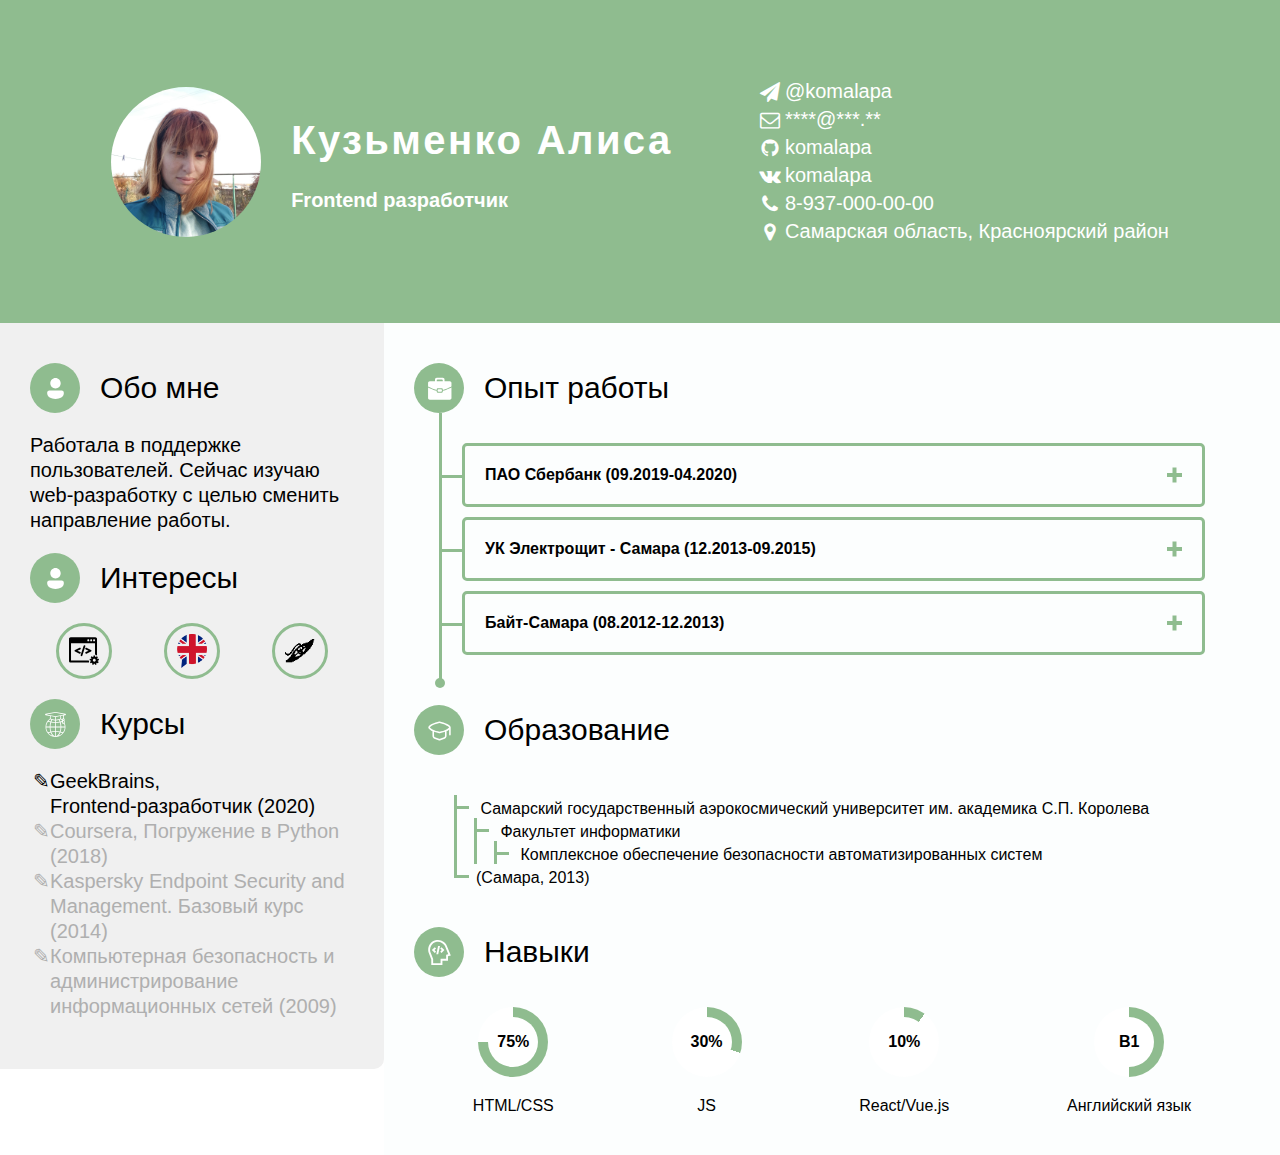
<file: index.html>
<!DOCTYPE html>
<html lang="en">

<head>
    <meta charset="UTF-8">
    <meta http-equiv="X-UA-Compatible" content="IE=edge">
    <meta name="viewport" content="width=device-width, initial-scale=1.0">
    <link rel="stylesheet" type="text/css" href="./style/style.css" media="not print">
    <link rel="stylesheet" type="text/css" href="./style/print.css" media="print">
    <link rel="stylesheet" href="./fonts/styles.css">
    <script src="./src/focus-visible.js"></script>
    <title>Резюме Кузьменко Алиса</title>
</head>

<body>
    <!--[if IE]>
        <h1>IE</h1>
    <![endif] -->
    <header class="header green flex-row">
        <div class="personal-info flex-row">
            <div class="foto"></div>
            <div class="personal-info-text">
                <h1 class="name">Кузьменко Алиса</h1>
                <p class="vacansion">Frontend разработчик</p>
            </div>
        </div>
        <ul class="contacts"  aria-label="контакты">

            <li class="contacts-item " id="telegramm"><a href="https://telegram.me/komalapa"
                    class="icon-paper-plane contacts-icon" aria-label="telegram @komalapa"> @komalapa</a></li>
            <li class="contacts-item" id="email"><a href="mailto:****@***.**?subject=Переход%20из%20резюме"
                    class="icon-envelope-o contacts-icon" aria-label="email скрыт">****@***.**</a></li>
            <li class="contacts-item" id="git"><a href="https://github.com/komalapa"
                    class="icon-github contacts-icon" aria-label="github komalapa">komalapa</a></li>
            <li class="contacts-item" id="vk"><a href="https://vk.me/komalapa"
                    class="icon-vk contacts-icon"  aria-label="ВК">komalapa</a></li>
            <li class="contacts-item" id="phone"><a href="tel:89370000000"
                    class="icon-phone contacts-icon" aria-label="телефон скрыт 89370000000">8-937-000-00-00</a></li>
            <li class="contacts-item" id="address"><a
                    href="https://yandex.ru/maps/geo/selo_novy_buyan/53096710/?ll=50.040339%2C53.685359&z=10.86"
                    class="icon-map-marker contacts-icon"  aria-label="Карта Самарская область, Красноярский район">Самарская область,
                    Красноярский район</a>
                <div class="map">
                    <!-- <script type="text/javascript" charset="utf-8" async
                        src="https://api-maps.yandex.ru/services/constructor/1.0/js/?um=constructor%3A2f4c21181113538fe200eef19129cf8c4b6d7cdca0b1b2540a8df2847d33898a&amp;width=424&amp;height=437&amp;lang=ru_RU&amp;scroll=true">
                    </script> -->
                    <script type="text/javascript" charset="utf-8" async src="https://api-maps.yandex.ru/services/constructor/1.0/js/?um=constructor%3A7fec40140681880529826ea5d56035b0415885e23fd175d92106aa54aaa401d8&amp;width=424&amp;height=437&amp;lang=ru_RU&amp;scroll=true"></script>
                </div>
            </li>
        </ul>
    </header>
    <main class="flex-row main">
        <div class="short-info flex-column">
            <section class="about">
                <div class="section-icon flex-center">
                    <svg width="25px" height="25px" viewBox="0 0 48 48" version="1.1" xmlns="http://www.w3.org/2000/svg"
                        xmlns:xlink="http://www.w3.org/1999/xlink">
                        <!-- Uploaded to SVGRepo https://www.svgrepo.com -->
                        <g  stroke="none" stroke-width="1" fill="none" fill-rule="evenodd">
                            <g id="ic_fluent_person_48_filled" fill="#fff" fill-rule="nonzero">
                                <path
                                    d="M35.7502,28 C38.0276853,28 39.8876578,29.7909151 39.9950978,32.0427546 L40,32.2487 L40,33 C40,36.7555 38.0583,39.5669 35.0798,41.3802 C32.1509,43.1633 28.2139,44 24,44 C19.7861,44 15.8491,43.1633 12.9202,41.3802 C10.0319285,39.6218485 8.11862909,36.9249713 8.00532378,33.3388068 L8,33 L8,32.2489 C8,29.9703471 9.79294995,28.1122272 12.0440313,28.0048972 L12.2499,28 L35.7502,28 Z M24,4 C29.5228,4 34,8.47715 34,14 C34,19.5228 29.5228,24 24,24 C18.4772,24 14,19.5228 14,14 C14,8.47715 18.4772,4 24,4 Z"
                                    ></path>
                            </g>
                        </g>
                    </svg>
                </div>
                <h2 class="section-header">Обо мне</h2>
                <p class="section-text">
                    Работала в&nbsp;поддержке пользователей. Сейчас изучаю web-разработку с&nbsp;целью сменить
                    направление работы.
                </p>
            </section>
            <section class="interests">
                <div class="section-icon flex-center">
                    <svg width="25px" height="25px" viewBox="0 0 48 48" version="1.1" xmlns="http://www.w3.org/2000/svg"
                        xmlns:xlink="http://www.w3.org/1999/xlink">
                        <!-- Uploaded to SVGRepo https://www.svgrepo.com -->
                        <g stroke="none" stroke-width="1" fill="none" fill-rule="evenodd">
                            <g  fill="#fff" fill-rule="nonzero">
                                <path
                                    d="M35.7502,28 C38.0276853,28 39.8876578,29.7909151 39.9950978,32.0427546 L40,32.2487 L40,33 C40,36.7555 38.0583,39.5669 35.0798,41.3802 C32.1509,43.1633 28.2139,44 24,44 C19.7861,44 15.8491,43.1633 12.9202,41.3802 C10.0319285,39.6218485 8.11862909,36.9249713 8.00532378,33.3388068 L8,33 L8,32.2489 C8,29.9703471 9.79294995,28.1122272 12.0440313,28.0048972 L12.2499,28 L35.7502,28 Z M24,4 C29.5228,4 34,8.47715 34,14 C34,19.5228 29.5228,24 24,24 C18.4772,24 14,19.5228 14,14 C14,8.47715 18.4772,4 24,4 Z">
                                </path>
                            </g>
                        </g>
                    </svg>
                </div>
                <h2 class="section-header">Интересы</h2>

                <div class="flex-row interest-wrp">
                    <div class="interest-icon flex-center" title="Web-development"><img src="./img/web-development.svg"
                            class="interest" alt="web-development"></div>
                    <div class="interest-icon flex-center" title="English Language"><img src="./img/eng.png"
                            class="interest" alt="English">
                    </div>
                    <div class="interest-icon flex-center" title="Ткачество"><img
                            src="./img/instrumenty_dlia_tkachestva.png" class="interest" alt="Weaving"></div>
                </div>
            </section>
            <section class="courses">
                <div class="section-icon flex-center">
                    <svg version="1.1" id="Layer_1" xmlns="http://www.w3.org/2000/svg"
                        xmlns:xlink="http://www.w3.org/1999/xlink" width="25px" height="25px"
                        viewBox="0 0 511.999 511.999" fill="#fff">
                        <g>
                            <g>
                                <path d="M457.989,64.275c6.613-1.225,11.232-6.778,11.232-13.503c0-6.726-4.619-12.278-11.232-13.503L257.46,0.134
			c-0.965-0.179-1.954-0.179-2.919,0L54.01,37.268c-6.613,1.225-11.232,6.778-11.232,13.503c0,6.725,4.619,12.278,11.232,13.503
			l90.716,16.8l-4.975,39.793c-0.728,5.818,0.068,11.486,2.089,16.593c-56.783,38.19-90.533,101.284-90.533,169.845
			c0,112.869,91.825,204.693,204.693,204.693s204.693-91.824,204.693-204.693c0-28.526-5.763-56.075-17.102-81.951V187.59
			c0-6.603-2.564-12.614-6.745-17.102c4.18-4.488,6.745-10.5,6.745-17.102c0-11.047-7.172-20.445-17.102-23.8V70.108L457.989,64.275
			z M151.136,150.535c4.026,3.473,8.928,6.041,14.455,7.317l7.577,1.749c-6.526,10.807-12.258,22.773-17.125,35.65
			c-14.567-2.936-29.013-6.504-43.301-10.728C123.783,171.689,136.647,160.234,151.136,150.535z M102.14,198.049
			c16.036,4.952,32.268,9.119,48.654,12.492c-8.37,27.049-13.174,57.319-13.875,88.749h-69.39
			C69.075,262.304,81.283,227.336,102.14,198.049z M102.253,416.528c-20.524-28.806-33.151-63.601-34.732-101.205h69.393
			c0.694,31.447,5.462,61.66,13.861,88.752C134.433,407.439,118.245,411.593,102.253,416.528z M112.854,430.057
			c14.243-4.206,28.644-7.76,43.165-10.689c4.167,11,8.977,21.367,14.396,30.954c8.328,14.734,17.744,27.008,27.958,36.632
			C164.81,476.162,135.317,456.215,112.854,430.057z M247.983,495.381c-23.723-3.412-46.063-21.904-63.61-52.949
			c-4.578-8.099-8.688-16.813-12.316-26.031c25.043-4.211,50.406-6.537,75.926-6.939V495.381z M247.983,393.429
			c-27.359,0.418-54.55,2.961-81.373,7.621c-8.258-25.98-12.958-55.195-13.659-85.727h95.032V393.429z M247.983,299.289h-95.028
			c0.709-30.537,5.45-59.808,13.671-85.726c26.818,4.659,54.002,7.203,81.357,7.62V299.289z M247.983,205.151
			c-25.524-0.402-50.89-2.729-75.936-6.943c4.995-12.72,10.901-24.415,17.636-34.797l52.978,12.226
			c1.756,0.405,3.535,0.707,5.323,0.948V205.151z M247.983,160.358c-0.574-0.108-1.149-0.213-1.718-0.344l-77.069-17.785
			c-8.842-2.04-14.66-10.369-13.535-19.373l4.857-38.857l87.465,16.197V160.358z M264.016,495.381v-85.919
			c25.52,0.402,50.884,2.729,75.925,6.94c-3.628,9.218-7.738,17.932-12.316,26.031C310.079,473.477,287.739,491.969,264.016,495.381
			z M393.352,153.385c0,0.79,0.042,1.57,0.113,2.341c-7.317-6.637-15.108-12.733-23.31-18.256c2.023-5.11,2.821-10.782,2.093-16.604
			l-4.975-39.794l43.181-7.995v56.508C400.525,132.94,393.352,142.337,393.352,153.385z M409.386,187.59
			c0-5.01,4.076-9.086,9.086-9.086c5.01,0,9.086,4.076,9.086,9.086v34.739h-18.171V187.59z M394.693,179.512
			c-0.723,2.12-1.173,4.363-1.301,6.692c-12.368,3.494-24.851,6.521-37.43,9.057c-4.868-12.881-10.602-24.851-17.13-35.661
			l7.577-1.749c5.523-1.274,10.423-3.841,14.448-7.31C373.23,158.833,384.581,168.552,394.693,179.512z M342.803,142.229
			l-77.069,17.785c-0.569,0.131-1.144,0.237-1.718,0.344v-60.164l87.465-16.197l4.857,38.859
			C357.464,131.86,351.645,140.189,342.803,142.229z M269.339,175.637l52.977-12.225c6.736,10.383,12.644,22.077,17.639,34.798
			c-25.054,4.213-50.43,6.544-75.938,6.946v-28.57C265.805,176.342,267.583,176.042,269.339,175.637z M345.37,213.547
			c8.223,25.921,12.967,55.196,13.674,85.742h-95.028v-78.101C291.353,220.771,318.544,218.205,345.37,213.547z M359.048,315.323
			c-0.701,30.532-5.401,59.748-13.66,85.728c-26.822-4.661-54.011-7.204-81.372-7.622v-78.106H359.048z M313.627,486.953
			c10.214-9.624,19.63-21.898,27.958-36.632c5.419-9.587,10.229-19.954,14.396-30.954c14.52,2.928,28.921,6.485,43.163,10.69
			C376.68,456.216,347.188,476.162,313.627,486.953z M409.746,416.529c-15.993-4.935-32.181-9.088-48.522-12.453
			c8.399-27.093,13.168-57.307,13.861-88.753h69.393C442.897,352.926,430.27,387.722,409.746,416.529z M444.478,299.289h-69.397
			c-0.701-31.431-5.504-61.699-13.873-88.745c10.787-2.22,21.507-4.776,32.145-7.68v27.481c0,4.427,3.589,8.017,8.017,8.017h30.287
			C439.319,257.812,443.608,278.237,444.478,299.289z M427.557,153.385c0,5.01-4.076,9.086-9.086,9.086
			c-5.01,0-9.086-4.076-9.086-9.086s4.076-9.086,9.086-9.086C423.481,144.3,427.557,148.376,427.557,153.385z M256,85.375
			L69.145,50.772L256,16.169l186.855,34.602L256,85.375z" />
                            </g>
                        </g>
                    </svg>

                </div>
                <h2 class="section-header">Курсы</h2>
                <ul class="courses-list section-text">
                    <li class="courses-item">GeekBrains, Frontend&#8209;разработчик (2020)</li>
                    <li class="courses-item">Coursera, Погружение в Python (2018)</li>
                    <li class="courses-item">Kaspersky Endpoint Security and Management. Базовый курс (2014)</li>
                    <li class="courses-item">Компьютерная безопасность и администрирование информационных сетей (2009)
                    </li>
                </ul>
            </section>
        </div>

        <div class="work-experience flex-column">
            <section class="organizations">
                <div class="section-icon flex-center">
                    <svg xmlns="http://www.w3.org/2000/svg" xmlns:xlink="http://www.w3.org/1999/xlink" width="25px"
                        height="25px" viewBox="0 0 47 44">
                        <path fill-rule="evenodd" fill="#fff"
                            d="M42.74005,42.99939 C42.74005,42.99939 5.258606,42.99939 5.258606,42.99939 C3.458374,42.99939 1.9995117,41.530884 1.9995117,39.719788 C1.9995117,39.719788 1.9995117,20.03955 1.9995117,20.03955 C1.9995117,20.03955 10.507935,24.442627 18.295654,26.24591 C18.295654,26.24591 18.295654,28.239624 18.295654,28.239624 C18.295654,29.145508 19.025269,29.87976 19.925354,29.87976 C19.925354,29.87976 28.073303,29.87976 28.073303,29.87976 C28.97345,29.87976 29.703003,29.145508 29.703003,28.239624 C29.703003,28.239624 29.703003,26.24591 29.703003,26.24591 C37.490784,24.442627 45.99933,20.03955 45.99933,20.03955 C45.99933,20.03955 45.99933,39.719788 45.99933,39.719788 C45.99933,41.530884 44.54004,42.99939 42.74005,42.99939 ZM26.443726,23.319763 C27.34375,23.319763 28.073303,24.054016 28.073303,24.959656 C28.073303,24.959656 28.073303,26.599548 28.073303,26.599548 C28.073303,27.505615 27.34375,28.239624 26.443726,28.239624 C26.443726,28.239624 21.554749,28.239624 21.554749,28.239624 C20.654968,28.239624 19.925354,27.505615 19.925354,26.599548 C19.925354,26.599548 19.925354,24.959656 19.925354,24.959656 C19.925354,24.054016 20.654968,23.319763 21.554749,23.319763 C21.554749,23.319763 26.443726,23.319763 26.443726,23.319763 ZM29.703003,23.319763 C29.703003,22.41388 28.97345,21.67981 28.073303,21.67981 C28.073303,21.67981 19.925354,21.67981 19.925354,21.67981 C19.025269,21.67981 18.295654,22.41388 18.295654,23.319763 C18.295654,23.319763 18.295654,24.788635 18.295654,24.788635 C10.507935,22.932312 1.9995117,18.399597 1.9995117,18.399597 C1.9995117,18.399597 1.9995117,11.8394165 1.9995117,11.8394165 C1.9995117,10.027893 3.458374,8.559387 5.258606,8.559387 C5.258606,8.559387 15.036377,8.559387 15.036377,8.559387 C15.036377,8.559387 15.036377,5.279602 15.036377,5.279602 C15.036377,3.4680786 16.495728,1.9993896 18.295532,1.9993896 C18.295532,1.9993896 29.703003,1.9993896 29.703003,1.9993896 C31.50293,1.9993896 32.96228,3.4680786 32.96228,5.279602 C32.96228,5.279602 32.96228,8.559387 32.96228,8.559387 C32.96228,8.559387 42.74005,8.559387 42.74005,8.559387 C44.54004,8.559387 45.99933,10.027893 45.99933,11.8394165 C45.99933,11.8394165 45.99933,18.399597 45.99933,18.399597 C45.99933,18.399597 37.490784,22.932068 29.703003,24.788452 C29.703003,24.788452 29.703003,23.319763 29.703003,23.319763 ZM29.703003,6.9194946 C29.703003,6.013672 28.97345,5.279602 28.073303,5.279602 C28.073303,5.279602 19.925354,5.279602 19.925354,5.279602 C19.025269,5.279602 18.295532,6.013672 18.295532,6.9194946 C18.295532,7.8253784 18.295532,8.559387 18.295532,8.559387 C18.295532,8.559387 29.703003,8.559387 29.703003,8.559387 C29.703003,8.559387 29.703003,7.8253784 29.703003,6.9194946 Z" />
                    </svg>
                </div>
                <h2 class="section-header">Опыт работы</h2>
                <ul class="organizations-list">
                    <li class="organizations-item">
                        <details class="organization-name">
                            <summary>ПАО Сбербанк (09.2019-04.2020)</summary>
                            <h3>Инженер технической поддержки</h3>
                            <p>Удаленная внутренняя поддержка пользователей</p>
                        </details>
                    </li>
                    <li class="organizations-item">
                        <details class="organization-name">
                            <summary>УК Электрощит - Самара (12.2013-09.2015)</summary>
                            <h3>Системный администратор</h3>
                            <p>Техническая поддержка пользователей (&gt;800&nbsp;раб. мест) в&nbsp;составе команды
                                системных
                                администраторов (4&nbsp;чел.).
                                Удаленная поддержка пользователей с&nbsp;использованием RAdmin, TeamViewer.
                                Диагностика и&nbsp;устранение возникающих неисправностей с&nbsp;различным
                                офисным&nbsp;ПО и&nbsp;офисной
                                оргтехникой.
                                Ремонт ПК&nbsp;на&nbsp;уровне комплектующих.
                                Подготовка новых&nbsp;ПК к&nbsp;работе (Установка&nbsp;ОС, ввод в&nbsp;домен, установка
                                необходимого ПО)
                                Администрирование сервера антивирусной защиты Kaspersky Security Center&nbsp;9,
                                10&nbsp;(Kaspersky
                                Endpoint
                                Security&nbsp;8, 10).
                                Использование оснасток управления MS&nbsp;AD.
                                Использования системы мониторинга Nagios и&nbsp;Zabbix.
                                Настройка сетевого оборудования D-Link. <strong>Разработка небольшого web-инструмента
                                    для инвентаризации сети.</strong></p>
                        </details>
                    </li>
                    <li class="organizations-item">
                        <details class="organization-name">
                            <summary>Байт-Самара (08.2012-12.2013)</summary>
                            <h3>Стажер, Программист</h3>
                            <p> Системный администратор, поддержание работоспособности ИТ-инфраструктуры. Установка и
                                ввод в
                                эксплуатацию нового оборудования и&nbsp;ПО.
                                Установка и&nbsp;настройка серверов 1С: Предприятие + Windows Server 2008/2012 +
                                MS&nbsp;SQL 2008
                                r2/
                                PostgreSQL. Настройка планов резервного копирования баз MS&nbsp;SQL. Настройка
                                публикации баз
                                1С:
                                Предприятие через IIS и&nbsp;Apache.</p>
                        </details>
                    </li>
                </ul>
            </section>
            <section class="education">
                <div class="section-icon flex-center">
                    <svg width="25px" height="25px" viewBox="0 0 24 24" fill="#fff" xmlns="http://www.w3.org/2000/svg">
                        <path fill-rule="evenodd" clip-rule="evenodd"
                            d="M11.6116 3.30203C11.8551 3.23273 12.1119 3.23267 12.3553 3.30176C12.8729 3.44863 13.3952 3.58485 13.9192 3.72153C16.38 4.36334 18.8793 5.01516 21.1028 6.82618L22.1267 7.66016C22.542 7.99845 22.7498 8.49918 22.75 9V16C22.75 16.4142 22.4142 16.75 22 16.75C21.5858 16.75 21.25 16.4142 21.25 16V11.0567L21.0871 11.1896C20.3166 11.8183 19.5128 12.3066 18.6888 12.7029C18.7282 12.794 18.75 12.8944 18.75 13V17.2939C18.75 18.4272 18.0548 19.4444 16.9989 19.8561L12.9989 21.4156C12.3565 21.666 11.6435 21.666 11.0011 21.4156L7.0011 19.8561C5.94522 19.4444 5.25 18.4272 5.25 17.2939V13C5.25 12.8918 5.27292 12.7889 5.31418 12.696C4.48383 12.2973 3.67373 11.8063 2.89724 11.1738L1.8733 10.3398C1.04264 9.66327 1.04221 8.33693 1.87215 7.65967L2.91292 6.81037C5.12037 5.00904 7.60193 4.36111 10.0445 3.72335C10.5697 3.58623 11.0931 3.44957 11.6116 3.30203ZM21.25 9.0006C21.25 8.91051 21.2136 8.85102 21.1794 8.8232L20.1555 7.98922C18 6.5 16.0794 5.84319 13.6399 5.20216C13.1035 5.06121 12.5519 4.91626 11.984 4.75559C11.4135 4.91742 10.8599 5.06306 10.3217 5.20465C7.9018 5.84128 5.79323 6.39601 3.86128 7.97253L2.8205 8.82184C2.78631 8.84973 2.74996 8.90931 2.75 8.9994C2.75004 9.08949 2.78643 9.14898 2.82058 9.1768L3.84453 10.0108C5.79285 11.5977 7.92065 12.1568 10.3601 12.7978C10.8965 12.9388 11.4481 13.0837 12.016 13.2444C12.5865 13.0826 13.14 12.937 13.6782 12.7954C16.0981 12.1587 18.2068 11.604 20.1387 10.0275L21.1795 9.17816C21.2137 9.15029 21.25 9.09054 21.25 9.0006ZM13.9555 14.2766C15.0553 13.9895 16.163 13.7003 17.25 13.3046V17.2939C17.25 17.8091 16.934 18.2714 16.454 18.4585L12.454 20.018C12.1621 20.1318 11.8379 20.1318 11.546 20.018L7.54596 18.4585C7.06601 18.2714 6.75 17.8091 6.75 17.2939V13.2961C7.84877 13.6963 8.96869 13.9884 10.0808 14.2785C10.6048 14.4151 11.1271 14.5514 11.6447 14.6982C11.8881 14.7673 12.145 14.7673 12.3884 14.698C12.9069 14.5504 13.4303 14.4138 13.9555 14.2766Z"
                            fill="#fff" />
                    </svg></div>
                <h2 class="section-header">Образование</h2>
                <ul class="university-name">
                    <li>
                        Самарский государственный аэрокосмический университет им. академика С.П. Королева
                        <ul class="university-name-level">
                            <li>
                                Факультет информатики
                                <ul class="university-name-level">
                                    <li>
                                        Комплексное обеспечение безопасности автоматизированных систем
                                    </li>
                                    <!-- <li></li> -->
                                </ul>
                            </li>
                            <!-- <li></li>     -->
                        </ul>
                    </li>

                    <li class="university-name-year">(Самара, 2013)</li>
                </ul>

            </section>
            <section class="skills">
                <div class="section-icon flex-center">
                    <svg version="1.1"  xmlns="http://www.w3.org/2000/svg"
                        xmlns:xlink="http://www.w3.org/1999/xlink" viewBox="0 0 512 512" fill="#fff" width="25px"
                        height="25px">
                        <g>
                            <g>
                                <path d="M418.02,148.26C389.457,42.187,280.187-21.326,173.765,6.57C66.905,34.584,2.76,144.312,30.773,251.172l0.274,1.042
                                    l56.6,146.103V512h228.262v-88.768h114.131v-92.939l57.759-14.44L418.02,148.26z M391.996,300.589v84.598H277.865v88.768H125.69
                                    v-82.751L67.311,240.509c-10.58-41.433-4.44-84.699,17.333-121.943c21.951-37.549,57.029-64.254,98.77-75.197
                                    c41.743-10.941,85.409-4.878,122.957,17.07c37.548,21.951,64.253,57.027,75.196,98.769l0.333,1.273l53.787,129.183
                                    L391.996,300.589z" />
                            </g>
                        </g>
                        <g>
                            <g>
                                <polygon
                                    points="297.656,147.64 270.756,174.54 302.957,206.742 270.756,238.944 297.656,265.845 356.76,206.742 		" />
                            </g>
                        </g>
                        <g>
                            <g>
                                <polygon
                                    points="186.062,174.54 159.161,147.64 100.058,206.742 159.161,265.845 186.062,238.944 153.86,206.742 		" />
                            </g>
                        </g>
                        <g>
                            <g>
                                <polygon points="227.125,120.51 190.816,292.974 229.694,292.974 266.002,120.51 		" />
                            </g>
                        </g>
                    </svg>
                </div>
                <h2 class="section-header">Навыки</h2>
                <div class="skills-wrp flex-row">
                    <div class="skills-item flex-column">
                        <div class="percent-view view75 flex-center">
                            <div class="percent html-skill flex-center">75%</div>
                        </div>
                        <span class="skill-name">HTML/CSS</span>
                    </div>
                    <div class="skills-item flex-column">
                        <div class="percent-view view30 flex-center">
                            <div class="percent js-skill flex-center">30%</div>
                        </div>
                        <span class="skill-name">JS</span>
                    </div>
                    <div class="skills-item flex-column">
                        <div class="percent-view view10 flex-center">
                            <div class="percent react-skill flex-center">10%</div>
                        </div>
                        <span class="skill-name">React/Vue.js</span>
                    </div>
                    <div class="skills-item flex-column">
                        <div class="percent-view view50 flex-center">
                            <div class="percent lang-skill flex-center">B1</div>
                        </div>
                        <span class="skill-name">Английский язык</span>
                    </div>
                </div>
            </section>
        </div>
    </main>
</body>

</html>
</file>
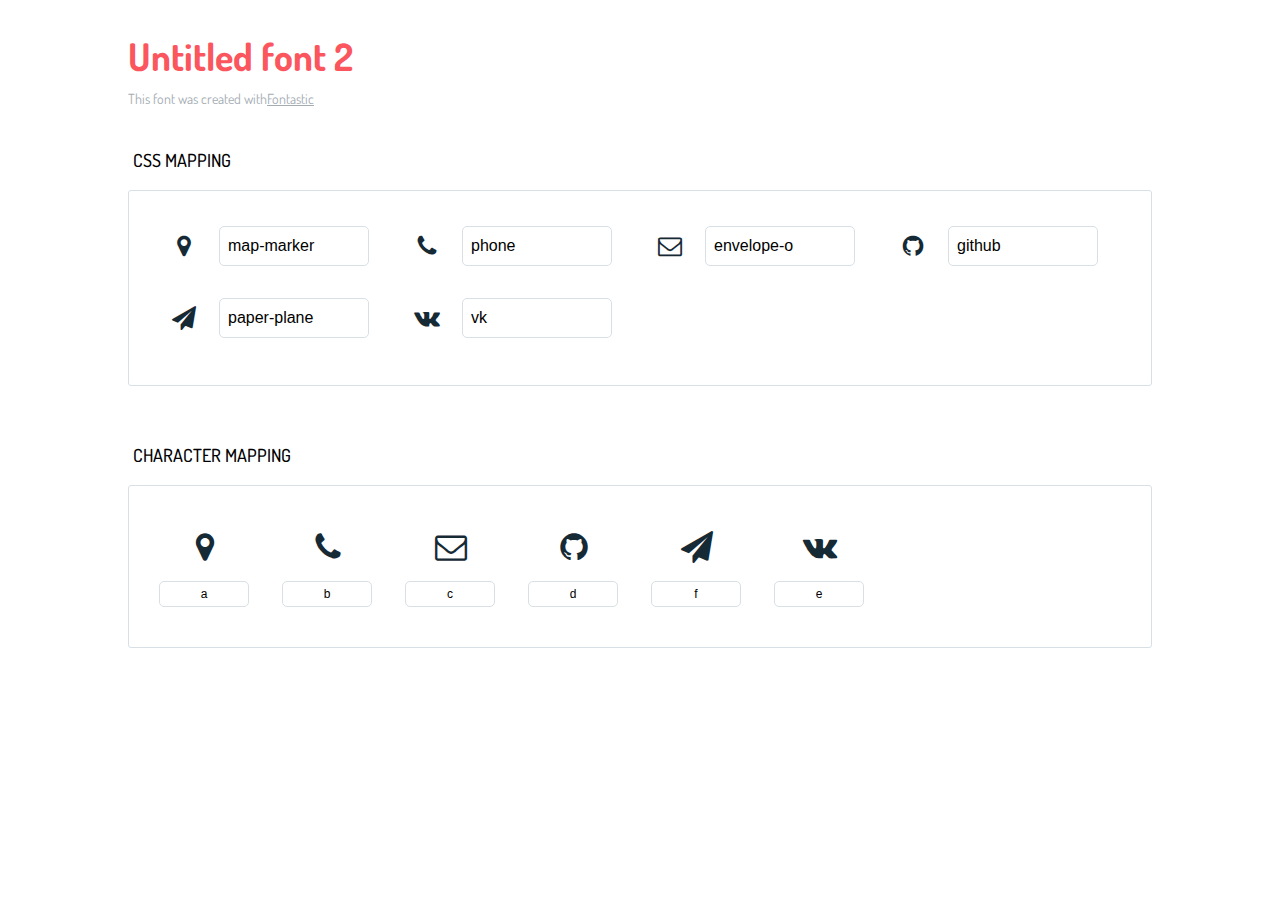
<file: fonts/icons-reference.html>
<!DOCTYPE html>
<html lang="en">
  <head>
    <meta charset="utf-8">
    <meta http-equiv="X-UA-Compatible" content="IE=edge,chrome=1">
    <meta name="viewport" content="width=device-width,initial-scale=1">
    <title>Font Reference - Untitled font 2</title>
    <link href="http://fonts.googleapis.com/css?family=Dosis:400,500,700" rel="stylesheet" type="text/css">
    <link rel="stylesheet" href="styles.css">
    <style type="text/css">html,body,div,span,applet,object,iframe,h1,h2,h3,h4,h5,h6,p,blockquote,pre,a,abbr,acronym,address,big,cite,code,del,dfn,em,img,ins,kbd,q,s,samp,small,strike,strong,sub,sup,tt,var,dl,dt,dd,ol,ul,li,fieldset,form,label,legend,table,caption,tbody,tfoot,thead,tr,th,td{margin:0;padding:0;border:0;outline:0;font-weight:inherit;font-style:inherit;font-family:inherit;font-size:100%;vertical-align:baseline}body{line-height:1;color:#000;background:#fff}ol,ul{list-style:none}table{border-collapse:separate;border-spacing:0;vertical-align:middle}caption,th,td{text-align:left;font-weight:normal;vertical-align:middle}a img{border:none}*{-webkit-box-sizing:border-box;-moz-box-sizing:border-box;box-sizing:border-box}body{font-family:'Dosis','Tahoma',sans-serif}.container{margin:15px auto;width:80%}h1{margin:40px 0 20px;font-weight:700;font-size:38px;line-height:32px;color:#fb565e}h2{font-size:18px;padding:0 0 21px 5px;margin:45px 0 0 0;text-transform:uppercase;font-weight:500}.small{font-size:14px;color:#a5adb4;}.small a{color:#a5adb4;}.small a:hover{color:#fb565e}.glyphs.character-mapping{margin:0 0 20px 0;padding:20px 0 20px 30px;color:rgba(0,0,0,0.5);border:1px solid #d8e0e5;border-radius:3px;}.glyphs.character-mapping li{margin:0 30px 20px 0;display:inline-block;width:90px}.glyphs.character-mapping .icon{margin:10px 0 10px 15px;padding:15px;position:relative;width:55px;height:55px;color:#162a36 !important;overflow:hidden;border-radius:3px;font-size:32px;}.glyphs.character-mapping .icon svg{fill:#000}.glyphs.character-mapping input{margin:0;padding:5px 0;line-height:12px;font-size:12px;display:block;width:100%;border:1px solid #d8e0e5;border-radius:5px;text-align:center;outline:0;}.glyphs.character-mapping input:focus{border:1px solid #fbde4a;-webkit-box-shadow:inset 0 0 3px #fbde4a;box-shadow:inset 0 0 3px #fbde4a}.glyphs.character-mapping input:hover{-webkit-box-shadow:inset 0 0 3px #fbde4a;box-shadow:inset 0 0 3px #fbde4a}.glyphs.css-mapping{margin:0 0 60px 0;padding:30px 0 20px 30px;color:rgba(0,0,0,0.5);border:1px solid #d8e0e5;border-radius:3px;}.glyphs.css-mapping li{margin:0 30px 20px 0;padding:0;display:inline-block;overflow:hidden}.glyphs.css-mapping .icon{margin:0;margin-right:10px;padding:13px;height:50px;width:50px;color:#162a36 !important;overflow:hidden;float:left;font-size:24px}.glyphs.css-mapping input{margin:0;margin-top:5px;padding:8px;line-height:16px;font-size:16px;display:block;width:150px;height:40px;border:1px solid #d8e0e5;border-radius:5px;background:#fff;outline:0;float:right;}.glyphs.css-mapping input:focus{border:1px solid #fbde4a;-webkit-box-shadow:inset 0 0 3px #fbde4a;box-shadow:inset 0 0 3px #fbde4a}.glyphs.css-mapping input:hover{-webkit-box-shadow:inset 0 0 3px #fbde4a;box-shadow:inset 0 0 3px #fbde4a}</style>
  </head>
  <body>
    <div class="container">
      <h1>Untitled font 2</h1>
      <p class="small">This font was created with<a href="http://fontastic.me/">Fontastic</a></p>
      <h2>CSS mapping</h2>
      <ul class="glyphs css-mapping">
        <li>
          <div class="icon icon-map-marker"></div>
          <input type="text" readonly="readonly" value="map-marker">
        </li>
        <li>
          <div class="icon icon-phone"></div>
          <input type="text" readonly="readonly" value="phone">
        </li>
        <li>
          <div class="icon icon-envelope-o"></div>
          <input type="text" readonly="readonly" value="envelope-o">
        </li>
        <li>
          <div class="icon icon-github"></div>
          <input type="text" readonly="readonly" value="github">
        </li>
        <li>
          <div class="icon icon-paper-plane"></div>
          <input type="text" readonly="readonly" value="paper-plane">
        </li>
        <li>
          <div class="icon icon-vk"></div>
          <input type="text" readonly="readonly" value="vk">
        </li>
      </ul>
      <h2>Character mapping</h2>
      <ul class="glyphs character-mapping">
        <li>
          <div data-icon="a" class="icon"></div>
          <input type="text" readonly="readonly" value="a">
        </li>
        <li>
          <div data-icon="b" class="icon"></div>
          <input type="text" readonly="readonly" value="b">
        </li>
        <li>
          <div data-icon="c" class="icon"></div>
          <input type="text" readonly="readonly" value="c">
        </li>
        <li>
          <div data-icon="d" class="icon"></div>
          <input type="text" readonly="readonly" value="d">
        </li>
        <li>
          <div data-icon="f" class="icon"></div>
          <input type="text" readonly="readonly" value="f">
        </li>
        <li>
          <div data-icon="e" class="icon"></div>
          <input type="text" readonly="readonly" value="e">
        </li>
      </ul>
    </div>
    <script>(function() {
  var glyphs, i, len, ref;

  ref = document.getElementsByClassName('glyphs');
  for (i = 0, len = ref.length; i < len; i++) {
    glyphs = ref[i];
    glyphs.addEventListener('click', function(event) {
      if (event.target.tagName === 'INPUT') {
        return event.target.select();
      }
    });
  }

}).call(this);

    </script>
  </body>
</html>
</file>
<file: style/style.css>
html, body{
    min-width: 100%;
    min-height: 100%;
    margin: 0;
    font-family: Arial, Helvetica, sans-serif;
}

.flex-row{
    display: flex;
    justify-content: space-around;
    align-items: center;
    flex-wrap: wrap;
}
.flex-column{
    display: flex;
    justify-content: flex-start;
    flex-direction: column;
}
.flex-center{
    display: flex;
    justify-content: center;
    align-items: center;
}
.green{
    background-color: darkseagreen;
}

.js-focus-visible :focus:not(.focus-visible) {
    outline: none;
  }
  
.js-focus-visible .focus-visible {
    outline: 1px solid gray;
  }

.header{
    padding: 60px 75px;
    box-sizing: border-box;
    color: #ffffff;
}
.foto{
    width: 150px;
    height:150px;
    border-radius: 50%;
    background:url('../img/2020-10-10\ 16-25-24.JPG') no-repeat;
    background-size: cover;
    background-position: center;
    margin-right: 30px;
}
.name{
    font-size: 40px;
    font-weight: 700;
    letter-spacing: 0.06em;
}
.vacansion{
    font-size: 20px;
    font-weight: 600;
}
.contacts{
    list-style: none;
    font-size: 20px;
    padding: 0;
    margin-left: 40px;
}
.contacts-item{
    margin-bottom: 5px;
}
.contacts-item:last-child{
    margin-bottom: 0;
}

.contacts-icon{
    position: relative;
    text-decoration: none;
    color: #ffffff;
}
.contacts-icon:hover{
    color:azure
}
.contacts-icon:before{
    position: absolute;
    top: 2px;
    left: -25px;

}
.contacts-item:hover{
    font-style: italic;
}

#address{
    position: relative;
}
.map{
    width: 424px;
    height: 437px;
    position: absolute;
    z-index: 10;
    display: none;
    border: 4px solid darkseagreen;
    border-radius: 4px;
}
#address:hover .map{
    display: block;
}
.main{
    align-items: flex-start;
}
.short-info{
    width:30%;
    background-color: #f0f0f0;
    padding:40px 30px;
    box-sizing: border-box;
    border-radius: 0 0 10px 0;
}
.work-experience{
    width: 70%;
    background-color: #fcfefe;
    padding:40px 30px;
    box-sizing: border-box;
}
.section-icon{
    width: 50px;
    height: 50px;
    background-color: darkseagreen;
    border-radius: 50%;
    float: left;
    margin-right: 20px;
}
.section-header{
    font-size: 30px;
    line-height: 50px;
    font-weight: 400;
    color: #000000;
    margin: 0;
}
.section-text{
    font-size: 20px;
    line-height: 25px;
    font-weight: 400;
    color: #000000;
}
.interest-icon{
    width: 50px;
    height: 50px;
    border: 3px solid darkseagreen;
    border-radius: 50%;
}
.interest-wrp{
    margin:20px 0;
}
.interest{
    width: 30px
}

.courses-list{
    list-style-type: '\270E';
    padding-left: 20px;
    margin-bottom: 10px;
}
.courses-item:not(:first-child){
    color:#afafaf
}
.organizations-list{
    list-style-type: none;
    border-left: 3px solid darkseagreen;
    padding: 20px;
    box-sizing: border-box;
    margin: 0 25px 20px;
    position: relative;
}
.organizations-list:after{
    content: '';
    display: block;
    width:10px;
    height: 10px;
    border-radius: 50%;
    background-color: darkseagreen;
    position: absolute;
    bottom:-3px;
    left:-7px;
}
.organizations-item{
    position: relative;
}
.organizations-item:before{
    content: '';
    width:21px;
    border-bottom: 3px solid darkseagreen;
    position: absolute;
    top:50%;
    left:-21px;
}
.organization-name{
    margin: 10px auto;
    padding: 10px;
    position: relative;
    border: 3px solid darkseagreen;
    border-radius: 5px;  
}
.organization-name summary:hover{
    color: #888888;
}

.organization-name:before {
        width: 100%;
        height: 100%;
        content: '';
        position: absolute;
        top: 0;
        left: 0;
        border-radius: inherit;
        pointer-events: none;
        transition: opacity .2s;
        z-index: -1;
}

.organization-name summary {
    padding: 10px;
    display: block;
    position: relative;
    font-weight: bold;
    cursor: pointer;
    outline: transparent;
}
 
.organization-name summary::before,
.organization-name summary::after {
  width: 15px;
  height: 4px;
  position: absolute;
  top: 50%;
  right: 10px;
  content: '';
  background-color: darkseagreen;
  text-align: right;
  transform: translateY(-50%);
  transition: transform .2s ease-in-out;
}
.organization-name summary::after {
    transform: translateY(-50%) rotate(90deg);
} 
.organization-name[open] summary:after  {
      transform: translateY(-50%) rotate(180deg);
}
.university-name{
    margin: 40px ;
    list-style: none;
    padding: 0;
}
 .university-name ul {
    list-style: none;
    margin: 0;
    padding: 0;
   }
   .university-name .university-name-level {
     margin-left: 10px;
   }
   .university-name li {
     margin: 0;
     padding: 0 7px;
     border-left:3px solid darkseagreen;
}
    .university-name .university-name-year{
       border-left:none;
   } 
   .university-name li:before {
      position:relative;
      top:-0.3em;
      height:1em;
      width:12px;
      color:white;
      border-bottom:3px solid darkseagreen;
      content:"";
      display:inline-block;
      left:-7px;
   }
   .university-name-year:before {
      border-left:3px solid darkseagreen;   
   } 

.skills-wrp{
    margin-top:20px;
}
.percent{
    position: relative;
    width: 50px;
    height: 50px;
    background: #ffffff;
    border-radius: 50%;
    font-weight: 600;
}
.skills-item{
    align-items: center;
    margin-top: 10px;
}
.percent-view{
    width: 70px;
    height: 70px;
    border-radius: 50%;
    background-color:darkseagreen;
}
.skill-name{
    margin-top: 20px;
}

.view75{
    background:conic-gradient(
    darkseagreen 0% 75%,
    #fff 75% 0
    )
}
.view50{
    background:conic-gradient(
    darkseagreen 0 50%,
    #fff 50% 0
    )
}
.view30{
    background:conic-gradient(
    darkseagreen 0% 30%,
    #fff 30% 0
    )
}
.view10{
    background:conic-gradient(
    darkseagreen 0% 10%,
    #fff 10% 0
    )
}
@media screen and (-ms-high-contrast: none), (-ms-high-contrast: active) {
    .organization-name{
        border:none;
    }
    .organization-name summary::before,
    .organization-name summary::after{
    display: none;
    }
    .organizations-item:before{
        top:10%;
    }
}

@media screen and (max-width: 900px){
    .main{
        flex-direction: column;
    }
    .work-experience{
        width: 100%;
    }
    .short-info{
        width: 100%;
    }
    .interest-wrp{
        justify-content: flex-start;
    }
    .interest-icon{
        margin: 10px 20px 0 0;
    }
    .interest-icon:last-child{
        margin-right: 0;
    }
    .courses-list{
        font-size: 15px;
    }
}
@media screen and (max-width: 600px){
    .map{
        display: none !important;
    }
}
@media screen and (max-width: 450px){
.foto{
    margin:0 10px;
}

}
</file>
<file: style/print.css>
/* print styles go here */ 
* {
    overflow: visible!important;
    overflow-y: visible!important;
    border:none;
    float: none;
    /* display: block; */
}
.foto, .section-icon{
    display: none;
}
.main{
    flex-direction: column ;
}
.work-experience, .short-info{
    padding: 0;
    width: 100%;
}
.interest-wrp{
    justify-content: flex-start;
}
.interest-icon{
    margin: 10px 20px 0 0;
}
.interest-icon:last-child{
    margin-right: 0;
}
.courses-list{
    font-size: 15px;
}
.section-header{
    font-size: 18px;
    text-decoration: underline;
}
.section-text{
    font-size: 14px;
}
.header{
    padding: 10px;
}
.name{
    font-size: 18px;
    margin: 5px;
}
.vacansion{
    font-size: 14px;
    margin: 5px;
}
.contacts{
    list-style-type: none;
}

.contacts-item{
    margin-bottom: 5px;
}
.contacts-item:last-child{
    margin-bottom: 0;
}
.contacts-icon{
    position: relative;
    text-decoration: none;
    color: #ffffff;
    font-size: 14px;
    padding-left: 40px;
}

.contacts-icon:before{
    position: absolute;
    top: 2px;
    left: 0px;
}
.map{
    display: none !important;
}
.organizations-list{
    list-style-type: none;
}
.interest-icon{
    width: 50px;
    height: 50px;
    border: 3px solid darkseagreen;
    border-radius: 50%;
    display: flex;
    justify-content: center;
    align-items: center;
}
.interest-wrp{
    margin:20px 0;
    display: flex;
    justify-content: flex-start;
}
.interest{
    width: 30px;
}
.skills-item{
    display: flex;
    margin-bottom: 10px;
}
.percent-view{
    margin-right: 5px;
}
summary{
    font-size: 20px;
}
@page {
    size: A4;
    margin: 15mm 15mm 15mm 15mm;
  }
</file>
<file: fonts/styles.css>
@charset "UTF-8";

@font-face {
  font-family: "untitled-font-2";
  src:url("fonts/untitled-font-2.eot");
  src:url("fonts/untitled-font-2.eot?#iefix") format("embedded-opentype"),
    url("fonts/untitled-font-2.woff") format("woff"),
    url("fonts/untitled-font-2.ttf") format("truetype"),
    url("fonts/untitled-font-2.svg#untitled-font-2") format("svg");
  font-weight: normal;
  font-style: normal;

}

[data-icon]:before {
  font-family: "untitled-font-2" !important;
  content: attr(data-icon);
  font-style: normal !important;
  font-weight: normal !important;
  font-variant: normal !important;
  text-transform: none !important;
  speak: none;
  line-height: 1;
  -webkit-font-smoothing: antialiased;
  -moz-osx-font-smoothing: grayscale;
}

[class^="icon-"]:before,
[class*=" icon-"]:before {
  font-family: "untitled-font-2" !important;
  font-style: normal !important;
  font-weight: normal !important;
  font-variant: normal !important;
  text-transform: none !important;
  speak: none;
  line-height: 1;
  -webkit-font-smoothing: antialiased;
  -moz-osx-font-smoothing: grayscale;
}

.icon-map-marker:before {
  content: "\61";
}
.icon-phone:before {
  content: "\62";
}
.icon-envelope-o:before {
  content: "\63";
}
.icon-github:before {
  content: "\64";
}
.icon-paper-plane:before {
  content: "\66";
}
.icon-vk:before {
  content: "\65";
}
</file>
